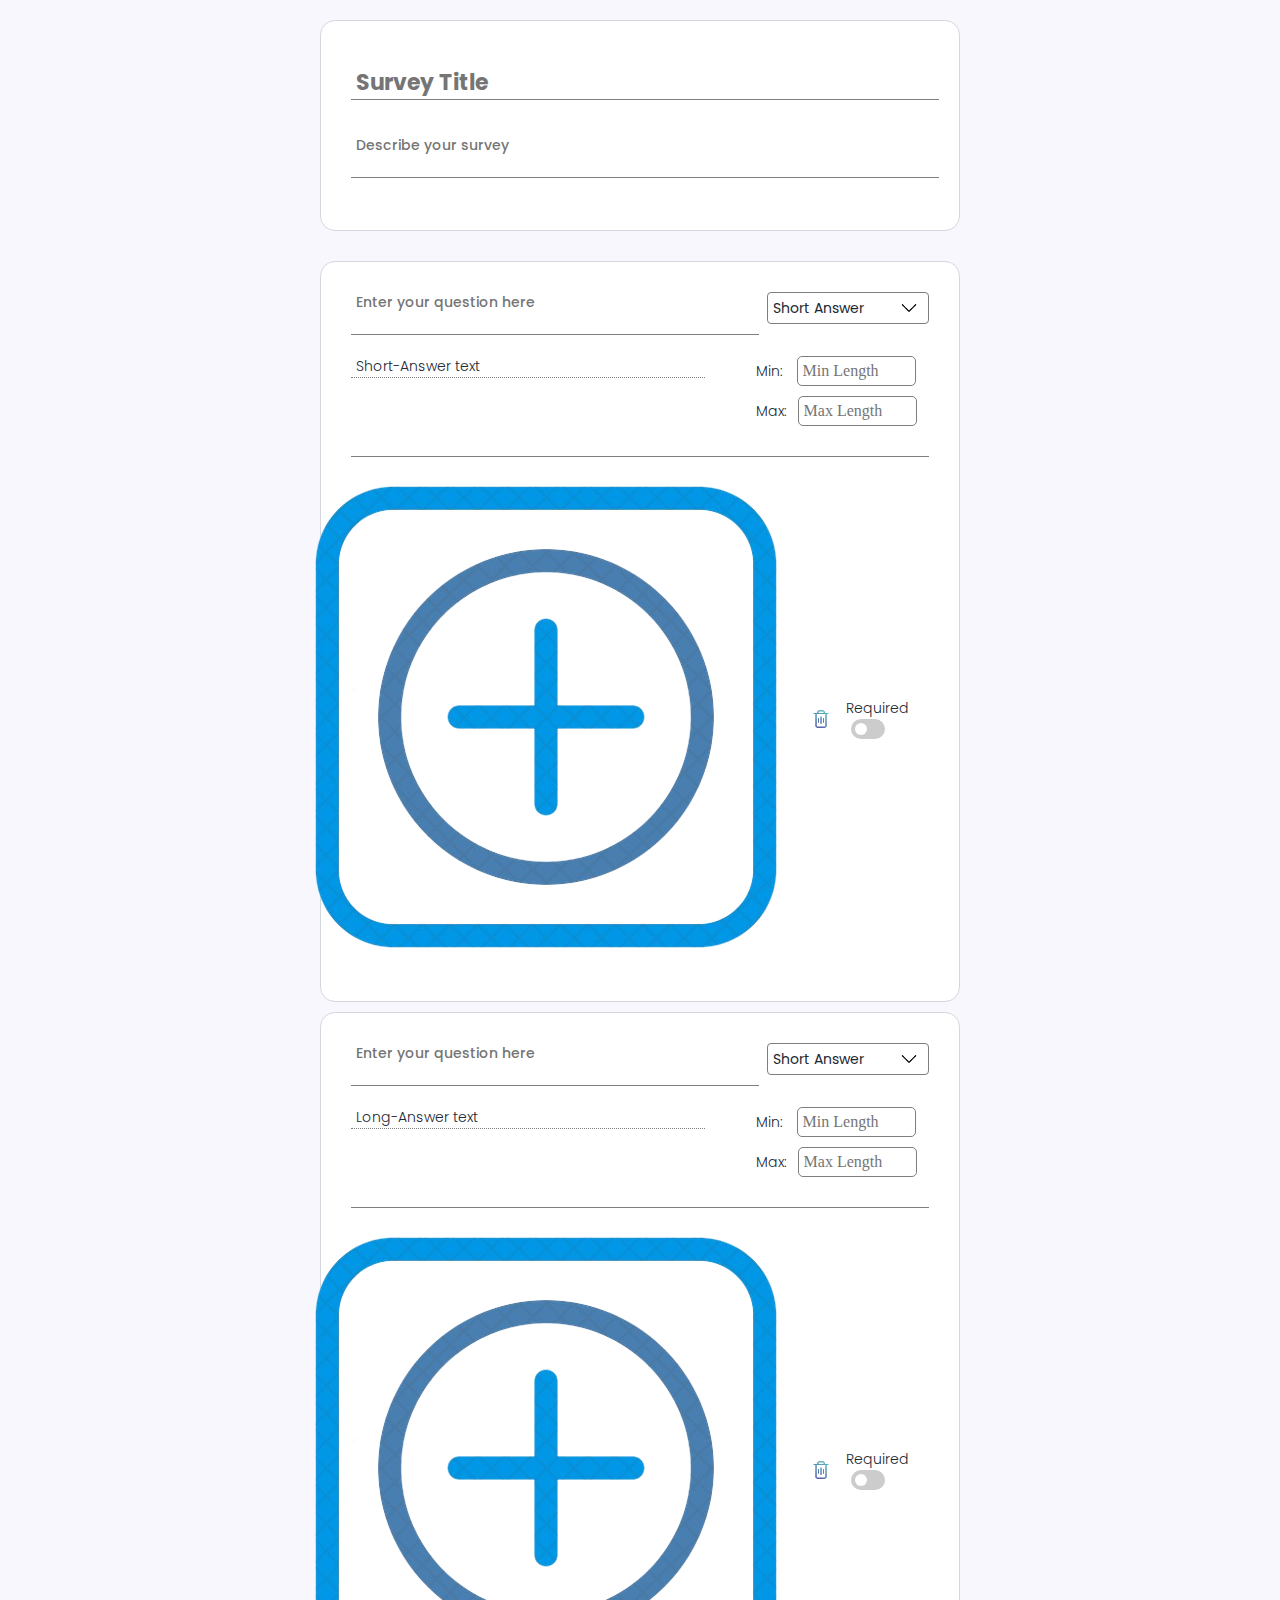
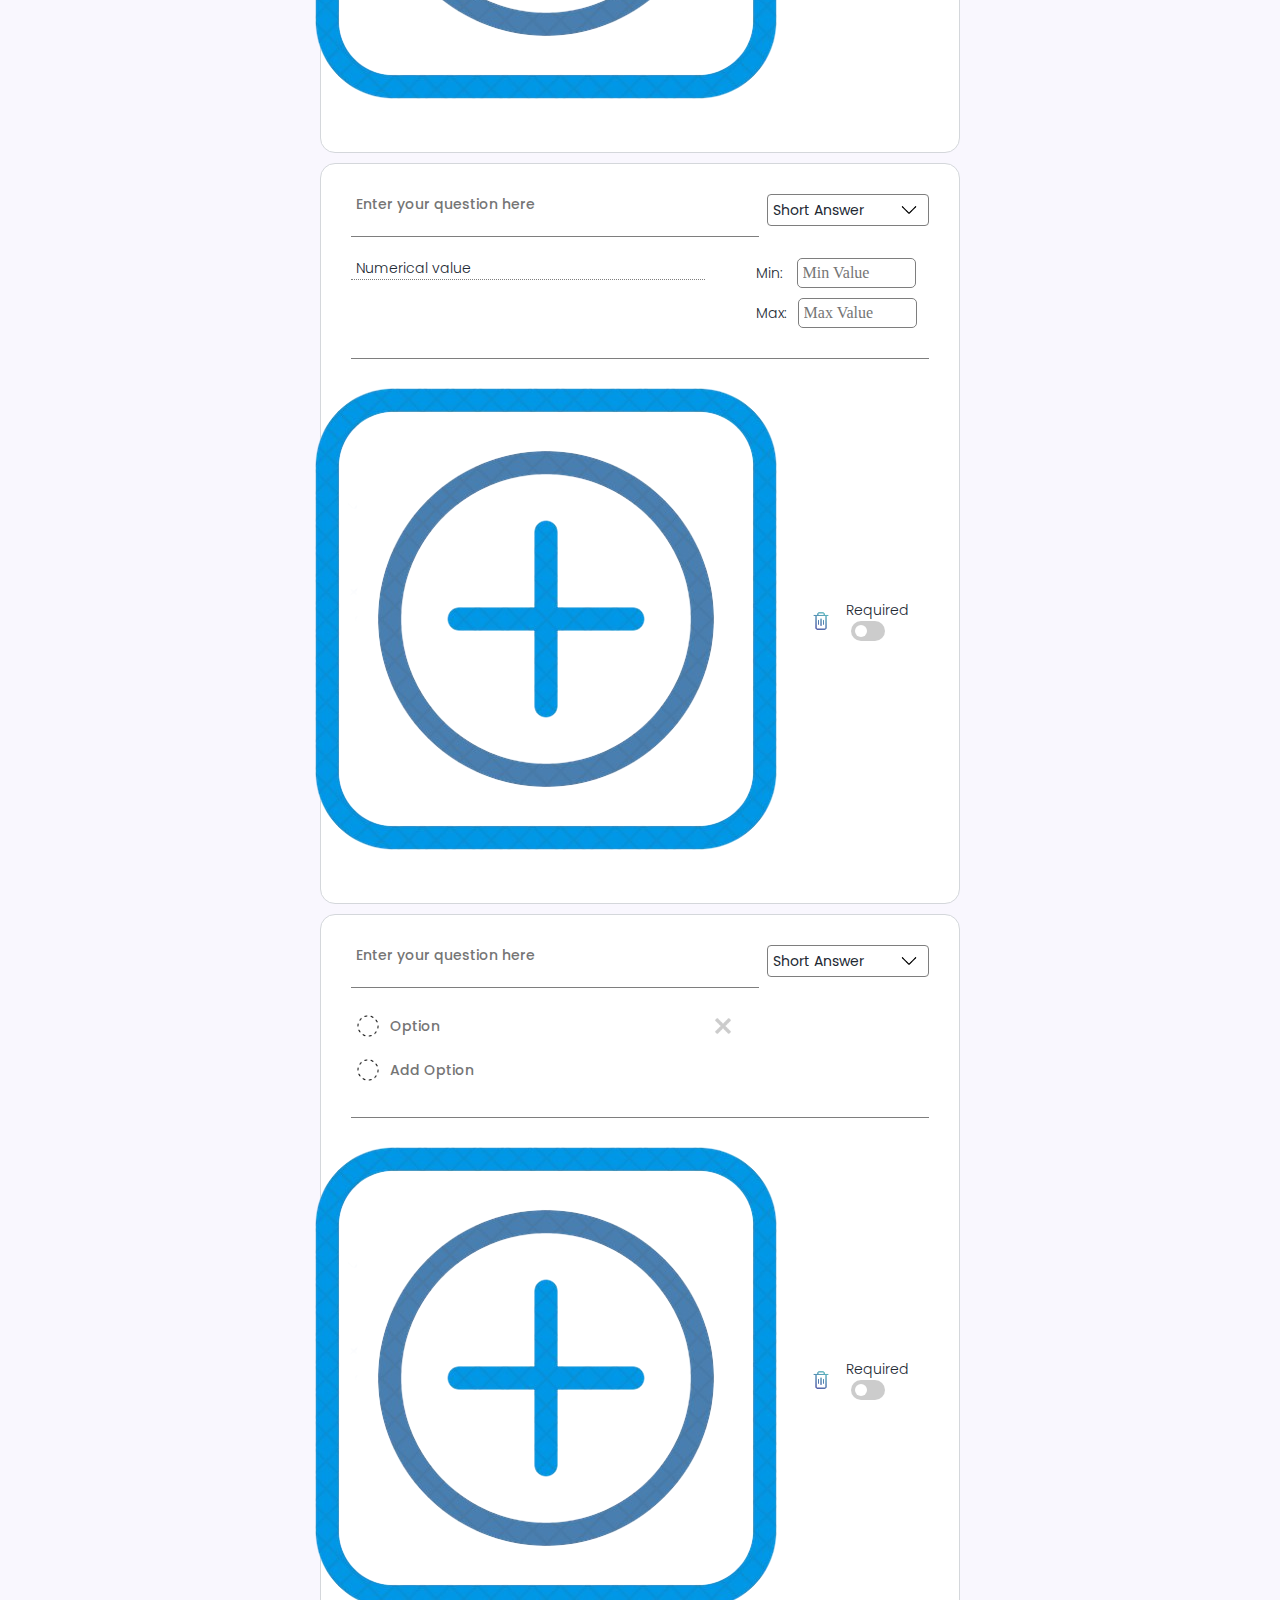
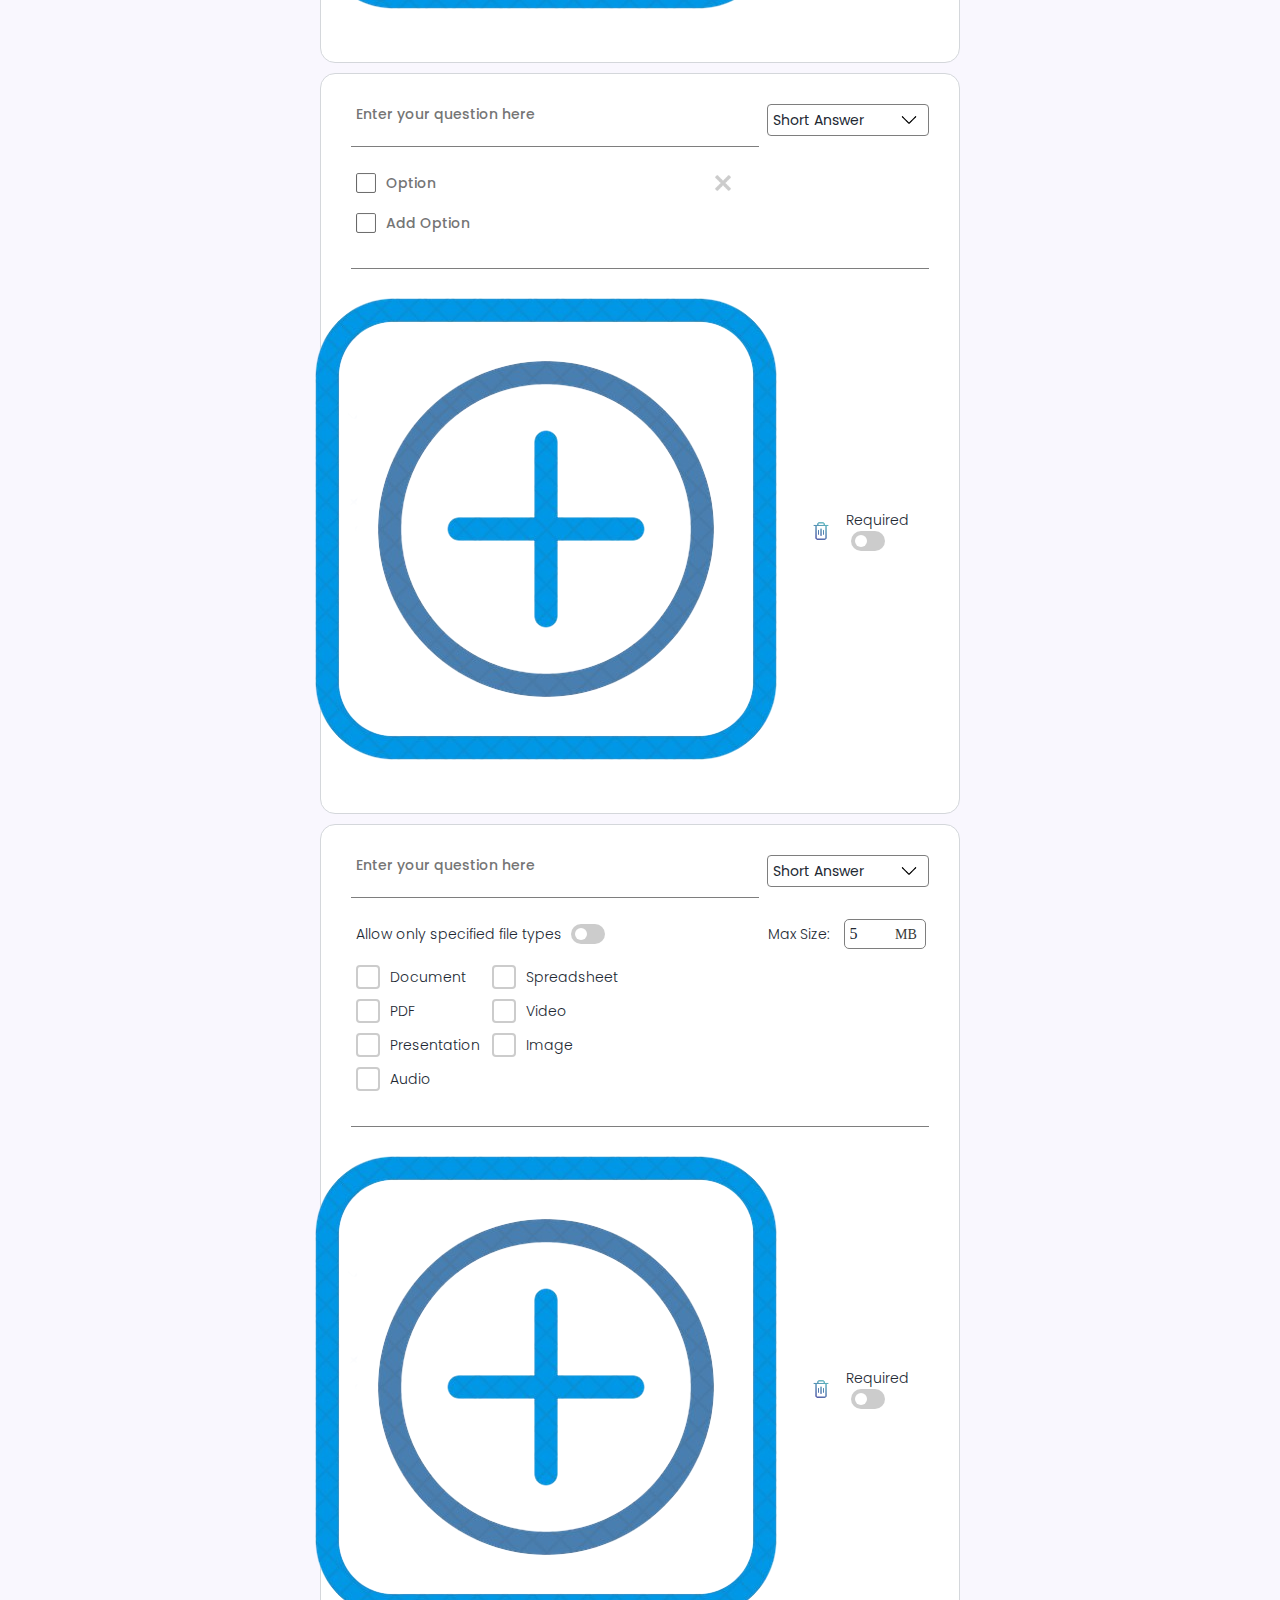
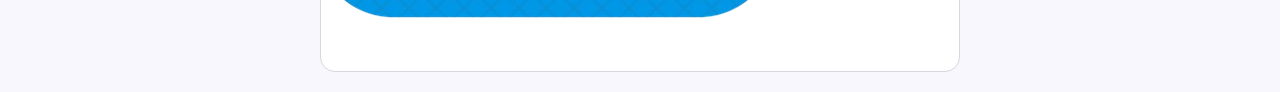
<file: frontend/create.html>
<!DOCTYPE html>
<html lang="en">
  <head>
    <meta charset="UTF-8" />
    <meta name="viewport" content="width=device-width, initial-scale=1.0" />
    <title>Survey Master</title>
    <link rel="stylesheet" href="./css/style.css" />
  </head>
  <body>
    <div class="container">
      <header class="header" id="header"></header>
      <main class="main" id="main">
        <div class="survey-container">
          <!-- header -->
          <div class="header-container white-bg border">
            <div class="title-container poppins-bold">
              <input
                type="text"
                class="survey-title text-box"
                placeholder="Survey Title"
                id="survey-title"
              />
            </div>
            <div class="description-container poppins-normal">
              <textarea
                class="survey-description text-box"
                placeholder="Describe your survey"
                id="description-input"
              ></textarea>
            </div>
          </div>
          <!-- Short answer -->
          <div class="question-main-container white-bg border">
            <div class="question-container">
              <div class="question poppins-normal">
                <textarea
                  class="question-text"
                  placeholder="Enter your question here"
                ></textarea>
              </div>
              <div class="answer-type-container poppins-normal">
                <label>
                  <select class="answer-type">
                    <option value="text" selected>Short Answer</option>
                    <option value="paragraph">Paragraph</option>
                    <option value="number">Number</option>
                    <option value="radio">MCQs</option>
                    <option value="checkbox">Checkbox</option>
                    <option value="file">File upload</option>
                  </select>
                </label>
              </div>
            </div>
            <div class="answer-container">
              <!-- dynamic module will be loaded based on type of response -->
              <!-- short answer -->
              <div class="short-answer poppins-text">
                <p>Short-Answer text</p>
              </div>
              <div class="short-answer-validation">
                <div class="min-length-container">
                  <label class="min-length-label poppins-text"> Min: </label>
                  <input
                    type="number"
                    class="validation-box"
                    placeholder="Min Length"
                  />
                </div>
                <div class="max-length-container">
                  <label class="max-length-label poppins-text"> Max: </label>
                  <input
                    type="number"
                    class="validation-box"
                    placeholder="Max Length"
                  />
                </div>
              </div>
            </div>
            <div class="question-footer">
              <div class="add-question">
                <img src="./images/add-button.png" alt="add question" />
              </div>
              <div class="delete-icon">
                <img src="./images/delete.png" alt="delete" />
              </div>
              <div class="required-container">
                <label class="required-toggle-label poppins-text"
                  >Required
                  <label class="switch">
                    <input type="checkbox" class="required-toggle" />
                    <span class="slider round"></span>
                  </label>
                </label>
              </div>
            </div>
          </div>

          <!-- paragraph -->
          <div class="question-main-container white-bg border">
            <div class="question-container">
              <div class="question poppins-normal">
                <textarea
                  type="text"
                  class="question-text"
                  placeholder="Enter your question here"
                ></textarea>
              </div>
              <div class="answer-type-container poppins-normal">
                <select class="answer-type">
                  <option value="text" selected>Short Answer</option>
                  <option value="paragraph">Paragraph</option>
                  <option value="number">Number</option>
                  <option value="radio">MCQs</option>
                  <option value="checkbox">Checkbox</option>
                  <option value="file">File upload</option>
                </select>
              </div>
            </div>
            <div class="answer-container">
              <!-- dynamic module will be loaded based on type of response -->
              <!-- long answer -->
              <div class="short-answer long-answer poppins-text">
                <p>Long-Answer text</p>
              </div>
              <div class="short-answer-validation long-answer-validation">
                <div class="min-length-container">
                  <label class="min-length-label poppins-text">Min: </label>
                  <input
                    type="number"
                    class="validation-box"
                    placeholder="Min Length"
                  />
                </div>
                <div class="max-length-container">
                  <label class="max-length-label poppins-text">Max: </label>
                  <input
                    type="number"
                    class="validation-box"
                    placeholder="Max Length"
                  />
                </div>
              </div>
            </div>
            <div class="question-footer">
              <div class="add-question">
                <img src="./images/add-button.png" alt="add question" />
              </div>
              <div class="delete-icon">
                <img src="./images/delete.png" alt="delete" />
              </div>
              <div class="required-container">
                <label class="required-toggle-label poppins-text"
                  >Required
                  <label class="switch">
                    <input type="checkbox" class="required-toggle" />
                    <span class="slider round"></span>
                  </label>
                </label>
              </div>
            </div>
          </div>

          <!--  Number -->
          <div class="question-main-container white-bg border">
            <div class="question-container">
              <div class="question poppins-normal">
                <textarea
                  type="text"
                  class="question-text"
                  placeholder="Enter your question here"
                ></textarea>
              </div>
              <div class="answer-type-container poppins-normal">
                <select class="answer-type">
                  <option value="text" selected>Short Answer</option>
                  <option value="paragraph">Paragraph</option>
                  <option value="number">Number</option>
                  <option value="radio">MCQs</option>
                  <option value="checkbox">Checkbox</option>
                  <option value="file">File upload</option>
                </select>
              </div>
            </div>
            <div class="answer-container">
              <!-- dynamic module will be loaded based on type of response -->
              <!-- long answer -->
              <div class="short-answer number-answer poppins-text">
                <p>Numerical value</p>
              </div>
              <div class="short-answer-validation number-answer-validation">
                <div class="min-length-container">
                  <label class="min-length-label poppins-text">Min: </label>
                  <input
                    type="number"
                    class="validation-box"
                    placeholder="Min Value"
                  />
                </div>
                <div class="max-length-container">
                  <label class="max-length-label poppins-text">Max: </label>
                  <input
                    type="number"
                    class="validation-box"
                    placeholder="Max Value"
                  />
                </div>
              </div>
            </div>
            <div class="question-footer">
              <div class="add-question">
                <img src="./images/add-button.png" alt="add question" />
              </div>
              <div class="delete-icon">
                <img src="./images/delete.png" alt="delete" />
              </div>
              <div class="required-container">
                <label class="required-toggle-label poppins-text"
                  >Required
                  <label class="switch">
                    <input type="checkbox" class="required-toggle" />
                    <span class="slider round"></span>
                  </label>
                </label>
              </div>
            </div>
          </div>

          <!-- MCQs -->
          <div class="question-main-container white-bg border">
            <div class="question-container">
              <div class="question poppins-normal">
                <textarea
                  type="text"
                  class="question-text"
                  placeholder="Enter your question here"
                ></textarea>
              </div>
              <div class="answer-type-container poppins-normal">
                <select class="answer-type">
                  <option value="text" selected>Short Answer</option>
                  <option value="paragraph">Paragraph</option>
                  <option value="number">Number</option>
                  <option value="radio">MCQs</option>
                  <option value="checkbox">Checkbox</option>
                  <option value="file">File upload</option>
                </select>
              </div>
            </div>
            <div class="answer-container">
              <!-- dynamic module will be loaded based on type of response -->
              <!-- long answer -->
              <div class="short-answer mcq-answer poppins-text">
                <!-- option to be added -->
                <div class="mcq-option">
                  <div class="option-icon">
                    <img src="./images/option-icon.png" alt="radio" />
                  </div>
                  <input
                    type="text"
                    class="mcq-option-text mcq-option-property"
                    placeholder="Option"
                  />
                  <div class="delete-icon">
                    <img src="./images/x-mark.png" alt="x-mark.png" />
                  </div>
                </div>

                <!-- add option -->
                <div class="mcq-add-option mcq-option">
                  <div class="option-icon">
                    <img src="./images/option-icon.png" alt="radio" />
                  </div>
                  <div class="add-option-text mcq-add-option-property">
                    Add Option
                  </div>
                </div>
              </div>
            </div>
            <div class="question-footer">
              <div class="add-question">
                <img src="./images/add-button.png" alt="add question" />
              </div>
              <div class="delete-icon">
                <img src="./images/delete.png" alt="delete" />
              </div>
              <div class="required-container">
                <label class="required-toggle-label poppins-text"
                  >Required
                  <label class="switch">
                    <input type="checkbox" class="required-toggle" />
                    <span class="slider round"></span>
                  </label>
                </label>
              </div>
            </div>
          </div>

          <!-- CheckBox -->
          <div class="question-main-container white-bg border">
            <div class="question-container">
              <div class="question poppins-normal">
                <textarea
                  type="text"
                  class="question-text"
                  placeholder="Enter your question here"
                ></textarea>
              </div>
              <div class="answer-type-container poppins-normal">
                <select class="answer-type">
                  <option value="text" selected>Short Answer</option>
                  <option value="paragraph">Paragraph</option>
                  <option value="number">Number</option>
                  <option value="radio">MCQs</option>
                  <option value="checkbox">Checkbox</option>
                  <option value="file">File upload</option>
                </select>
              </div>
            </div>
            <div class="answer-container">
              <!-- dynamic module will be loaded based on type of response -->
              <!-- long answer -->
              <div class="short-answer mcq-answer poppins-text">
                <!-- option to be added -->
                <div class="mcq-option">
                  <div class="option-icon checkbox-icon">
                    <img src="./images/checkbox-icon.png" alt="radio" />
                  </div>
                  <input
                    type="text"
                    class="mcq-option-text mcq-option-property"
                    placeholder="Option"
                  />
                  <div class="delete-icon">
                    <img src="./images/x-mark.png" alt="x-mark.png" />
                  </div>
                </div>

                <!-- add option -->
                <div class="mcq-add-option mcq-option">
                  <div class="option-icon checkbox-icon">
                    <img src="./images/checkbox-icon.png" alt="checkbox" />
                  </div>
                  <div class="add-option-text mcq-add-option-property">
                    Add Option
                  </div>
                </div>
              </div>
            </div>
            <div class="question-footer">
              <div class="add-question">
                <img src="./images/add-button.png" alt="add question" />
              </div>
              <div class="delete-icon">
                <img src="./images/delete.png" alt="delete" />
              </div>
              <div class="required-container">
                <label class="required-toggle-label poppins-text"
                  >Required
                  <label class="switch">
                    <input type="checkbox" class="required-toggle" />
                    <span class="slider round"></span>
                  </label>
                </label>
              </div>
            </div>
          </div>

          <!-- File Upload -->
          <div class="question-main-container white-bg border">
            <div class="question-container">
              <div class="question poppins-normal">
                <textarea
                  class="question-text"
                  placeholder="Enter your question here"
                ></textarea>
              </div>
              <div class="answer-type-container poppins-normal">
                <label>
                  <select class="answer-type">
                    <option value="text" selected>Short Answer</option>
                    <option value="paragraph">Paragraph</option>
                    <option value="number">Number</option>
                    <option value="radio">MCQs</option>
                    <option value="checkbox">Checkbox</option>
                    <option value="file">File upload</option>
                  </select>
                </label>
              </div>
            </div>
            <div class="answer-container file-validation-container">
              <!-- dynamic module will be loaded based on type of response -->
              <!-- file answer -->
              <div class="file-upload-container">
                <div class="file-upload-toggle-container">
                  <label class="file-upload-label poppins-text"
                    >Allow only specified file types
                    <label class="switch">
                      <input
                        type="checkbox"
                        class="file-upload-toggle"
                        value="file-type"
                      />
                      <span class="slider round"></span>
                    </label>
                  </label>
                </div>

                <!-- if toggle ON then display below container -->
                <div class="file-type-container">
                  <div class="file-type-checkboxes poppins-text">
                    <label>
                      <input type="checkbox" value="document" /> Document
                    </label>
                    <label>
                      <input type="checkbox" value="spreadsheet" /> Spreadsheet
                    </label>
                    <label> <input type="checkbox" value="pdf" /> PDF </label>
                    <label>
                      <input type="checkbox" value="video" /> Video
                    </label>
                    <label>
                      <input type="checkbox" value="presentation" />
                      Presentation
                    </label>
                    <label>
                      <input type="checkbox" value="image" /> Image
                    </label>
                    <label>
                      <input type="checkbox" value="audio" /> Audio
                    </label>
                  </div>
                </div>
              </div>
              <div class="file-validation-container">
                <div class="file-size-container">
                  <label class="file-size-label poppins-text">Max Size: </label>
                  <input
                    type="number"
                    class="validation-box file-size-validation-box"
                    value="5"
                  />
                </div>
              </div>
            </div>
            <div class="question-footer">
              <div class="add-question">
                <img src="./images/add-button.png" alt="add question" />
              </div>
              <div class="delete-icon">
                <img src="./images/delete.png" alt="delete" />
              </div>
              <div class="required-container">
                <label class="required-toggle-label poppins-text"
                  >Required
                  <label class="switch">
                    <input type="checkbox" class="required-toggle" />
                    <span class="slider round"></span>
                  </label>
                </label>
              </div>
            </div>
          </div>
        </div>
      </main>
      <footer class="footer" id="footer"></footer>
    </div>
  </body>
  <!-- <script src="./js/basic-init.js" type="module"></script> -->
  <script src="./js/script.js" type="module"></script>
</html>
</file>
<file: frontend/css/style.css>
@import url("https://fonts.googleapis.com/css2?family=Open+Sans:ital,wght@0,300..800;1,300..800&family=Playwrite+DE+VA+Guides&family=Tinos:ital,wght@0,400;0,700;1,400;1,700&display=swap");
@import url("https://fonts.googleapis.com/css2?family=Open+Sans:ital,wght@0,300..800;1,300..800&family=Playwrite+DE+VA+Guides&family=Poppins:ital,wght@0,100;0,200;0,300;0,400;0,500;0,600;0,700;0,800;0,900;1,100;1,200;1,300;1,400;1,500;1,600;1,700;1,800;1,900&family=Tinos:ital,wght@0,400;0,700;1,400;1,700&display=swap");
@import url("https://fonts.googleapis.com/css2?family=Open+Sans:ital,wght@0,300..800;1,300..800&family=Playwrite+DE+VA+Guides&family=Poppins:ital,wght@0,100;0,200;0,300;0,400;0,500;0,600;0,700;0,800;0,900;1,100;1,200;1,300;1,400;1,500;1,600;1,700;1,800;1,900&family=Tinos:ital,wght@0,400;0,700;1,400;1,700&family=Volkhov:ital,wght@0,400;0,700;1,400;1,700&display=swap");

* {
  margin: 0;
  padding: 0;
  box-sizing: content-box;
}

body {
  background-color: #f9f7fe;
}

.visually-hidden {
  display: none;
}

a {
  text-decoration: none;
  color: #212832;
}

ul,
li {
  list-style-type: none;
}

.dis-fl {
  display: flex;
}

.user-question-input {
  all: unset;
}

.italic {
  font-style: italic;
}

.open-sans-regular {
  font-family: "Open Sans", serif;
  font-weight: 500;
  font-style: normal;
  font-optical-sizing: auto;
}

.open-sans-semibold {
  font-family: "Open Sans", serif;
  font-weight: 600;
  font-style: normal;
  font-optical-sizing: auto;
}

.poppins-text {
  font-family: "Poppins", serif;
  font-weight: 300;
  font-size: 14px;
  font-style: normal;
  font-optical-sizing: auto;
  color: #212832;
}

.poppins-normal {
  font-family: "Poppins", serif;
  font-weight: 500;
  font-style: normal;
  font-optical-sizing: auto;
}

.poppins-semibold {
  font-family: "Poppins", serif;
  font-weight: 600;
  font-style: normal;
  font-optical-sizing: auto;
}

.poppins-bold {
  font-family: "Poppins", serif;
  font-weight: 700;
  font-style: normal;
  font-optical-sizing: auto;
}

.volkhov-semibold {
  font-family: "Volkhov", serif;
  font-weight: 600;
  font-style: normal;
  font-optical-sizing: auto;
}
.volkhov-bold {
  font-family: "Volkhov", serif;
  font-weight: 700;
  font-style: normal;
  font-optical-sizing: auto;
}

.border {
  border: 1px #d4d7db solid;
  border-radius: 4px;
}

.black {
  color: #080809;
}

.white-bg {
  background-color: white;
}
/* login page */

/* Login Container Styles */
.login-container {
  display: flex;
  justify-content: center;
  align-items: center;
  background-color: #f9f7fe;
}

.login-form-container {
  width: 400px;
  margin-top: 50px;
  background-color: white;
  border: 1px solid #d4d7db;
  border-radius: 8px;
  padding: 40px;
  box-shadow: 0 2px 4px rgba(0, 0, 0, 0.1);
}

.login-form {
  display: flex;
  flex-direction: column;
  gap: 20px;
}

.login-title {
  font-family: "Poppins", serif;
  font-weight: 600;
  font-size: 24px;
  color: #212832;
  text-align: center;
}

.login-input-container {
  display: flex;
  flex-direction: column;
  gap: 10px;
}

.login-label {
  font-family: "Poppins", serif;
  font-weight: 500;
  font-size: 14px;
  color: #212832;
}

.login-input {
  padding: 10px;
  border: 1px solid #d4d7db;
  border-radius: 4px;
  font-family: "Poppins", serif;
  font-size: 14px;
  color: #212832;
}

.login-input:focus {
  border-color: #5a6066;
  outline: none;
}

.login-button {
  padding: 10px;
  border: none;
  border-radius: 4px;
  background-color: #37485d;
  color: #f0f4fd;
  font-family: "Poppins", serif;
  font-weight: 500;
  font-size: 14px;
  cursor: pointer;
  transition: background-color 0.3s;
}

.login-button:hover {
  background-color: #5b708a;
}

/* Nav Bar */
.nav-bar {
  display: flex;
  justify-content: space-between;
  align-items: center;
  padding: 10px;
}

.nav-bar__logo {
  display: flex;
  flex: 0.35;
}

.nav-bar__logo > img {
  width: 40px;
  height: 40px;
  margin-left: 10px;
}

.nav-bar__logo > h1 {
  margin: 0 10px;
  color: #2a3c52;
}

.nav-bar__logo > *:hover {
  cursor: pointer;
}

.nav-bar__menu {
  display: flex;
  flex: 0.5;
  align-items: center;
}

.nav-bar__menu > * {
  margin: 0 10px;
  padding: 5px 10px;
  color: #1c2a3b;
}

.nav-bar__menu > *:hover {
  background-color: #f9f7fe;
  cursor: pointer;
}

.nav-bar__user {
  display: flex;
  align-items: center;
}

.nav-bar__user > * {
  margin: 0 10px;
  color: #212832;
}

.hello-user-text {
  margin-top: 2px;
}

.nav-bar__user > *:hover {
  cursor: pointer;
}

.user-icon {
  vertical-align: middle;
  margin: 5px 10px 0 5px;
}

/* Create Survey Floating Button */
.create-survey-floating-button-container {
  position: fixed;
  bottom: 20px;
  right: 20px;
}

.create-survey-floating-button {
  width: 50px;
  height: 50px;
  border-radius: 50%;
  background-color: #37485d;
  color: #f0f4fd;
  font-family: "Poppins", serif;
  font-size: 40px;
  font-weight: 600;
  display: flex;
  align-items: center;
  justify-content: center;
  border: none;
  cursor: pointer;
  transition: background-color 0.3s;
  position: relative;
}

.create-survey-floating-button:hover {
  background-color: #5b708a;
}

.create-survey-floating-button:hover::after {
  content: "Create Survey";
  position: absolute;
  bottom: 60px;
  right: 100%;
  transform: translateX(50%);
  background-color: #37485d;
  color: #f0f4fd;
  padding: 5px 10px;
  border-radius: 4px;
  font-size: 14px;
  font-weight: 500;
  white-space: nowrap;
}

/* create survey */

.text-box {
  all: unset;
  width: 100%;
  border-bottom: 1px solid rgb(126, 126, 126);
  padding: 0 5px;
}

.text-box:focus {
  border-bottom: 2px solid #5a6066;
}

.validation-box {
  all: unset;
  width: 100%;
  border: 1px solid rgb(126, 126, 126);
  padding: 5px;
  border-radius: 5px;
}

.question-text {
  all: unset;
  width: 98%;
  border-bottom: 1px solid rgb(126, 126, 126);
  padding: 0 5px;
  resize: none;
  overflow: hidden;
  height: auto;
  min-height: 10px;
}

.create-survey-title-container {
  margin-bottom: 20px;
  text-align: center;
}

.create-survey-title {
  font-size: 24px;
  font-weight: 600;
  color: #212832;
}

.survey-container {
  width: 50%;
  margin: 20px auto;
}

.header-container {
  padding: 30px;
  margin-bottom: 30px;
  border-radius: 15px;
}

.header-container > * {
  padding: 15px 0;
}

.survey-title {
  font-size: 22px;
  color: #212832;
  margin-bottom: 5px;
}

.survey-description {
  font-size: 14px;
  color: #212832;
  padding: 0 5px;
  width: 100%;
  resize: none;
  overflow: hidden;
  height: auto;
  min-height: 10px;
}

.question-main-container {
  margin-bottom: 10px;
  padding: 30px;
  border-radius: 15px;
}

/* survey footer */
.footer-container {
  display: flex;
  justify-content: space-between;
  padding: 10px;
}

.question-container {
  display: flex;
  gap: 10px;
  margin-bottom: 15px;
}

.question {
  flex: 1;
  width: 100%;
  font-size: 14px;
  color: #212832;
}

.answer-type-container {
  flex: 0.4;
}

.answer-container {
  display: flex;
  justify-content: space-between;
  border-bottom: 1px solid rgb(126, 126, 126);
}

.answer-type {
  all: unset;
  width: 150px;
  padding: 5px;
  border: 1px solid rgb(126, 126, 126);
  border-radius: 4px;
  background-color: white;
  font-size: 14px;
  font-weight: 400;
  color: #212832;
  -webkit-appearance: none;
  -moz-appearance: none;
  appearance: none;
  background-image: url("../images/down-arrow.png");
  background-repeat: no-repeat;
  background-position: right 10px center;
  background-size: 18px;
}

.answer-type:hover {
  cursor: pointer;
}

.answer-type:focus {
  background-image: url("../images/up-arrow.png");
  background-size: 18px;
  border-color: #212832;
}



.short-answer {
  flex: 70%;
  margin-bottom: 20px;
}

.short-answer > p {
  border-bottom: 1px dotted rgb(126, 126, 126);
  color: #212832;
  width: 85%;
  padding: 0 5px;
}

.short-answer-validation {
  flex: 30%;
  display: flex;
  flex-direction: column;
  margin-bottom: 20px;
}

.short-answer-validation > div {
  margin-bottom: 10px;
}

.short-answer-validation > div > input {
  width: 62%;
}

.min-length-label {
  margin-right: 10px;
}

.max-length-label {
  margin-right: 7px;
}

/* footer */

.question-footer {
  display: flex;
  align-items: center;
  justify-content: flex-end;
  padding: 10px 10px 0 10px;
}

.question-footer > div {
  margin-right: 10px;
}

.add-question-icon {
  width: 37px;
  height: auto;
  border-radius: 10px;
  display: flex;
}
.add-question-icon:hover {
  cursor: pointer;
  background-color: #f9f7fe;
}

/* Toggle Switch */
.required-toggle-label {
  color: #212832;
}

.required-toggle-label:hover {
  cursor: pointer;
}

.switch {
  position: relative;
  display: inline-block;
  width: 34px;
  height: 20px;
  margin-left: 5px;
}

.switch input {
  opacity: 0;
  width: 0;
  height: 0;
}

.slider {
  position: absolute;
  cursor: pointer;
  top: 0;
  left: 0;
  right: 0;
  bottom: 0;
  background-color: #ccc;
  transition: 0.2s;
  border-radius: 34px;
}

.slider:before {
  position: absolute;
  content: "";
  height: 12px;
  width: 12px;
  left: 4px;
  bottom: 4px;
  background-color: white;
  transition: 0.2s;
  border-radius: 50%;
}

input:checked + .slider {
  background-color: #6a727c;
}

input:checked + .slider:before {
  transform: translateX(14px);
}

.slider.round {
  border-radius: 34px;
}

.slider.round:before {
  border-radius: 50%;
}

/* MCQs */

.mcq-option-property {
  all: unset;
  padding: 0 5px;
  font-weight: 420;
  color: #424447;
  flex: 1;
}

.mcq-option-property:hover {
  border-bottom: 1px solid #c3c6c9;
}

.mcq-add-option-property {
  padding: 0 5px;
  font-weight: 420;
  color: #757575;
  flex: 1;
}

.mcq-add-option-property:hover {
  border-bottom: 1px solid #c3c6c9;
  cursor: pointer;
}

.mcq-option-property:focus {
  border-bottom: 2px solid #5a6066;
}

.mcq-option {
  display: flex;
  align-items: center;
  margin-bottom: 10px;
  width: 67%;
}

.option-icon,
.delete-icon {
  display: flex;
  align-items: center;
  justify-content: center;
}

.checkbox-icon {
  opacity: 0.7;
}

.checkbox-icon > img {
  width: 30px;
  height: auto;
}

.option-icon > img {
  width: 24px;
  height: auto;
  padding: 5px;
}

.checkbox-icon > img {
  width: 20px;
}

.delete-icon > img {
  width: 20px;
  height: auto;
  border-radius: 50%;
  padding: 5px;
}

.delete-icon > img:hover {
  cursor: pointer;
  background-color: #f9f7fe;
}

.delete-question-icon > img {
  width: 35px;
  height: auto;
}

/* File upload */

.file-upload-container {
  margin-bottom: 30px;
  padding: 5px;
}

.file-validation-container {
  justify-content: unset;
  gap: 25%;
}

.file-upload-toggle-container {
  margin-bottom: 20px;
}

/* Style for the file-type-checkboxes container */
.file-type-checkboxes {
  display: grid;
  grid-template-columns: repeat(2, 1fr);
  gap: 10px;
}

/* Style for the checkboxes */
.file-type-checkboxes label {
  display: flex;
  align-items: center;
}

.file-type-checkboxes input[type="checkbox"] {
  width: 20px;
  height: 20px;
  margin-right: 10px;
  appearance: none;
  background-color: #fff;
  border: 2px solid #ccc;
  border-radius: 4px;
  transition: background-color 0.3s, border-color 0.3s;
}

.file-type-checkboxes input[type="checkbox"]:checked {
  background-color: #6a727c;
  border-color: grey;
}

.file-type-checkboxes input[type="checkbox"]:checked::before {
  content: "✓";
  display: block;
  text-align: center;
  color: #fff;
  font-size: 16px;
}

.file-size-validation-box {
  width: 70px;
  background: url('data:image/svg+xml;utf8,<svg xmlns="http://www.w3.org/2000/svg" width="30" height="20"><text x="0" y="15" font-size="14" opacity="0.8">MB</text></svg>')
    no-repeat right;
  background-position: right center;
  color: #212832;
}
.file-size-validation-box::-webkit-outer-spin-button,
.file-size-validation-box::-webkit-inner-spin-button {
  -webkit-appearance: none;
  margin: 0;
}

.file-size-label {
  margin-right: 10px;
}

.file-type-checkboxes > label :hover {
  cursor: pointer;
}

/* publish button */
.publish-btn {
  all: unset;
  font-weight: 400;
  font-size: 15px;
  padding: 8px 24px;
  border-radius: 8px;
  background-color: #37485d;
  color: #f0f4fd;
}

.publish-btn:hover {
  cursor: pointer;
  background-color: #5b708a;
}

/* ----------------------------- create survey end------------------------------------------ */

/* Dashboard Styles */

.dashboard-container {
  display: flex;
  flex-direction: column;
  align-items: center;
  padding: 20px;
  width: 60%;
  margin: 0 auto;
}

.dashboard-header {
  margin-bottom: 20px;
}

.dashboard-header__title {
  font-size: 24px;
  font-weight: 600;
  color: #212832;
}

.dashboard-body {
  display: grid;
  grid-template-columns: repeat(3, 1fr); /* 3 columns */
  gap: 20px;
  width: 100%;
}

.survey-card {
  background-color: white;
  border: 1px solid #d4d7db;
  border-radius: 8px;
  padding: 20px;
  box-shadow: 0 2px 4px rgba(0, 0, 0, 0.1);
  display: flex;
  flex-direction: column;
  align-items: center;
}

.survey-card:hover {
  transform: scale(1.01);
}

.survey-card-title {
  font-size: 18px;
  font-weight: 600;
  color: #212832;
  margin-bottom: 10px;
  text-align: center;
  flex: 1;
}

.survey-card-description {
  font-size: 14px;
  color: #666;
  margin-bottom: 20px;
  text-align: center;
  width: 200px; /* survey card width */
  height: 105px;
  overflow: hidden;
  display: -webkit-box;
  -webkit-line-clamp: 5;
  line-clamp: 5;
  -webkit-box-orient: vertical;
  text-overflow: ellipsis;
}

.survey-card-responses {
  font-size: 14px;
  color: #333;
  margin-bottom: 20px;
}

.survey-card-button {
  background-color: #37485d;
  color: #f0f4fd;
  border: none;
  padding: 10px 20px;
  border-radius: 5px;
  cursor: pointer;
  transition: background-color 0.3s;
}

.survey-card-button:hover {
  background-color: #5b708a;
}

/* Responses View Styles */

.responses-container {
  width: 80%;
  margin: 20px auto;
  padding: 20px;
  background-color: white;
  border: 1px solid #d4d7db;
  border-radius: 8px;
  box-shadow: 0 2px 4px rgba(0, 0, 0, 0.1);
}

.responses-header {
  margin: 20px 0;
  text-align: center;
}

.responses-header__title {
  font-size: 24px;
  font-weight: 600;
  color: #212832;
  margin-bottom: 20px;
}

.responses-body {
  overflow-x: auto;
}

.responses-table {
  width: 100%;
  border-collapse: collapse;
}

.responses-table th,
.responses-table td {
  padding: 10px;
  text-align: left;
  border-bottom: 1px solid #d4d7db;
}

.responses-table th {
  background-color: #f9f7fe;
  font-weight: 600;
  color: #212832;
}

.responses-table tr:nth-child(even) {
  background-color: #f9f7fe;
}

.view-response-button {
  background-color: #37485d;
  color: #f0f4fd;
  border: none;
  padding: 5px 10px;
  border-radius: 5px;
  cursor: pointer;
  transition: background-color 0.3s;
}

.view-response-button:hover {
  background-color: #5b708a;
}

/* ----------------------------- Dashboard end------------------------------------------ */

/* Fill survey */

.fill-survey-header-title {
  font-size: 26px;
}

.fill-survey-title {
  font-size: 22px;
  padding: 5px 5px 15px 5px;
}

.fill-survey-description {
  font-size: 14px;
  font-weight: 400;
  text-align: justify;
}

/* user fill survey */

.user-question-container {
  margin-bottom: 15px;
}

.user-question {
  font-size: 18px;
  font-weight: 600;
  color: #212832;
  padding: 0 10px;
}

.user-question-file-allowed {
  font-size: 14px;
  font-weight: 400;
  color: #484d55;
  padding: 0 10px;
}

.user-answer-container {
  display: flex;
  flex-direction: column;
  gap: 10px;
  margin: 0 10px;
}

.user-question-input {
  width: 50%;
  padding: 5px;
  border-bottom: 1px solid #d4d7db;
  font-size: 14px;
  color: #212832;
}

.user-question-input:focus {
  border-bottom: 2px solid #5a6066;
}

.user-question-input-text {
  border: none;
  border-radius: 0;
  width: 99%;
  border-bottom: 1px solid rgb(126, 126, 126);
  color: #212832;
  font-size: 15px;
}

.user-question-input-text:focus,
.question-text:focus {
  border-bottom: 2px solid #5a6066;
}

.user-question-input-textarea {
  width: 99%;
  font-size: 15px;
  color: #212832;
  border-bottom: 1px solid rgb(126, 126, 126);
}

.user-question-input-number {
  height: 20px;
  width: 99%;
  border-bottom: 1px solid rgb(126, 126, 126);
}

.user-question-input-file {
  height: 30px;
}

.user-answer-option-container {
  display: flex;
  align-items: center;
  gap: 10px;
}

.user-question-option-text {
  font-size: 15px;
  color: #212832;
}

.user-question-option-text:hover {
  cursor: pointer;
}

.user-question-radio-input {
  width: 15px;
  height: 15px;
  appearance: none;
  border: 2px solid #d4d7db;
  border-radius: 50%;
  outline: none;
  cursor: pointer;
  display: flex;
  align-items: center;
  justify-content: center;
}

.user-question-radio-input:checked::before {
  content: "";
  width: 11px;
  height: 11px;
  background-color: #6a727c;
  border-radius: 50%;
}

.user-question-checkbox-input {
  width: 15px;
  height: 15px;
  appearance: none;
  border: 2px solid #d4d7db;
  border-radius: 4px;
  outline: none;
  cursor: pointer;
  display: flex;
  align-items: center;
  justify-content: center;
}

.user-question-checkbox-input:checked::before {
  content: "";
  width: 11px;
  height: 11px;
  background-color: #6a727c;
  border-radius: 2px;
}

.user-question-file-input {
  all: unset;
  width: 99%;
  padding: 5px;
  border-bottom: 1px solid #d4d7db;
  font-size: 14px;
  color: #212832;
}

.poppins-normal-copy {
  font-family: "Poppins", serif;
  font-weight: 500;
  font-style: normal;
  font-optical-sizing: auto;
}
/* ----------------------------- Fill survey end------------------------------------------ */

.no-responses-text {
  width: 100%;
  margin-top: 20px;
  font-size: 14px;
  color: #212832;
}

/* pagination footer */

.pagination-handle-buttons {
  display: flex;
  justify-content: center;
  align-items: center;
  gap: 10px;
  padding: 10px 0;
}

.pagination-handle-buttons button {
  padding: 5px 10px;
  border: none;
  border-radius: 4px;
  background-color: #37485d;
  color: #f0f4fd;
  font-family: "Poppins", serif;
  font-weight: 500;
  font-size: 14px;
  cursor: pointer;
  transition: background-color 0.3s;
}

.pagination-handle-buttons button:hover {
  background-color: #5b708a;
}

.pagination-handle-buttons .page-info {
  font-family: "Poppins", serif;
  font-weight: 500;
  font-size: 14px;
  color: #212832;
}

.user-question-file-answer-text {
  font-size: 14px;
  color: #212832;
}

/* ----------------------------- Error Message ------------------------------------------ */

.red-text {
  color: red;
  text-align: right;
  font-size: 13px;
}
</file>
